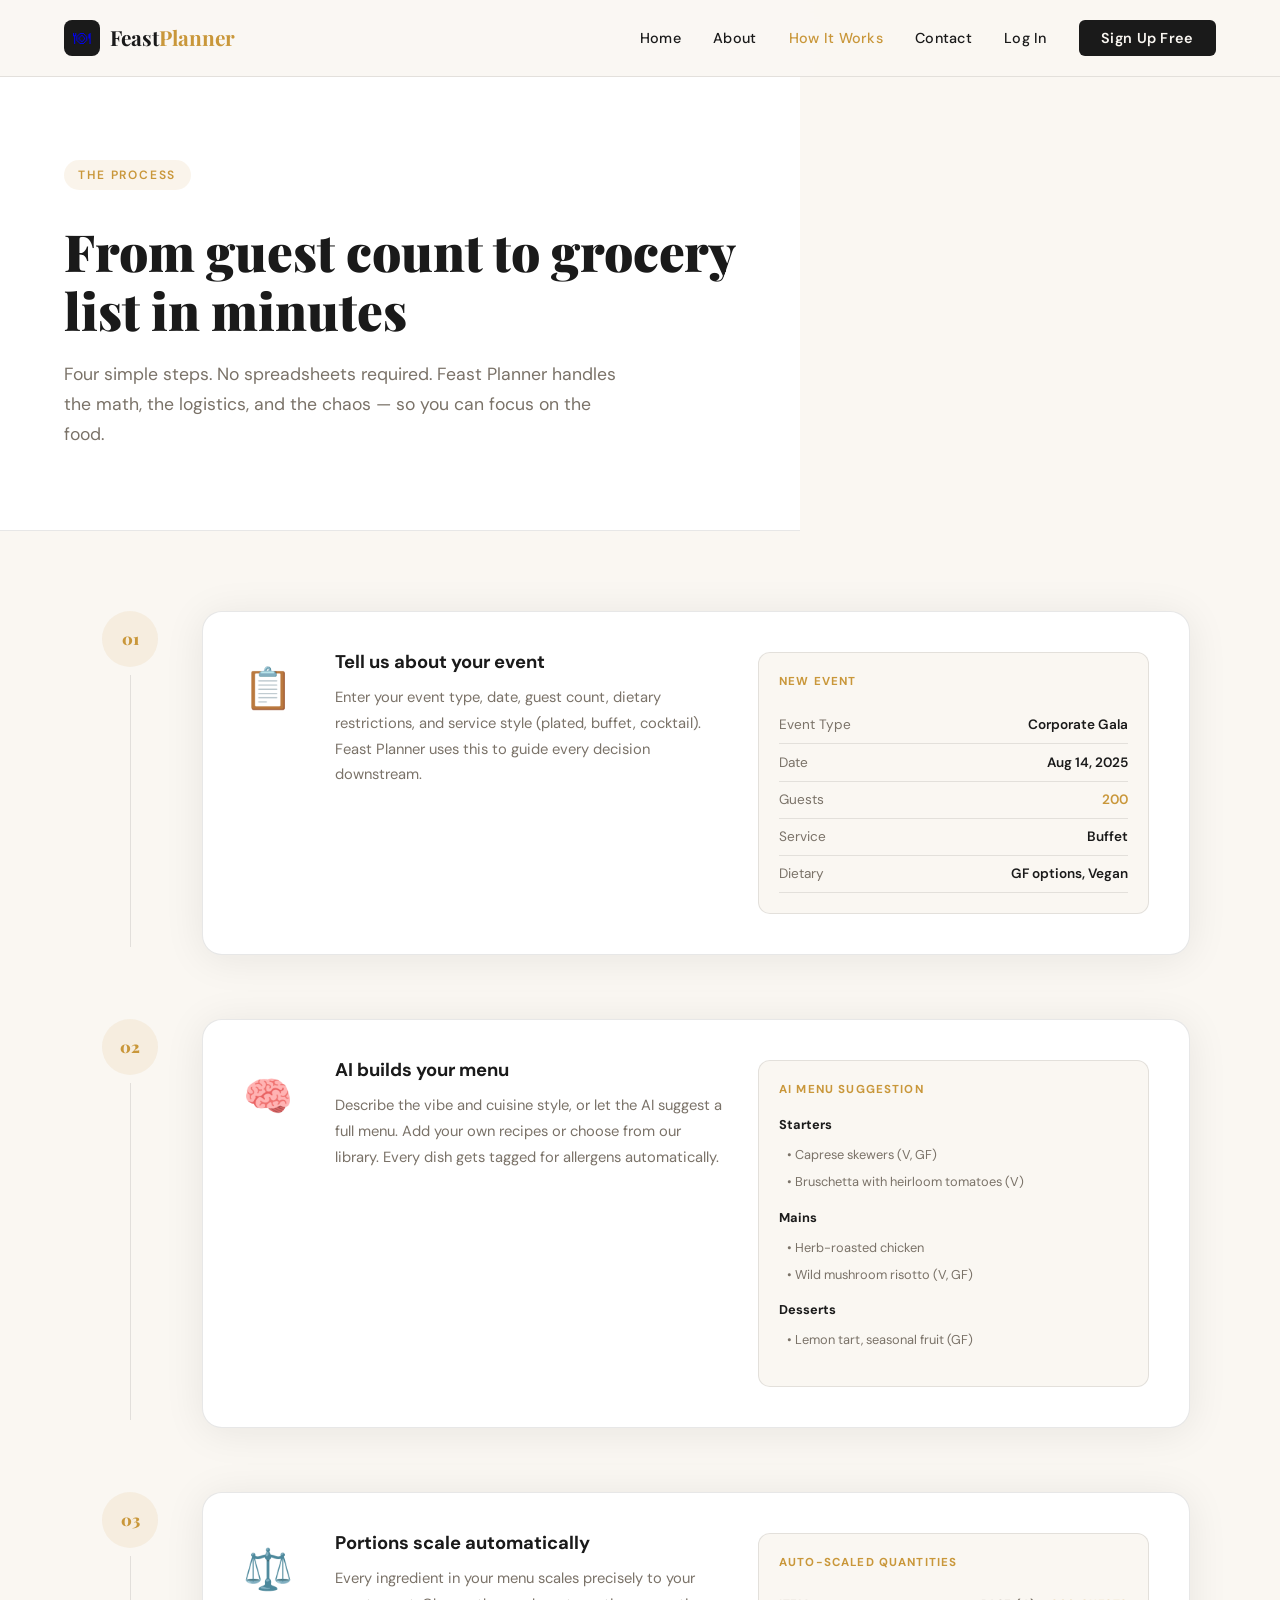
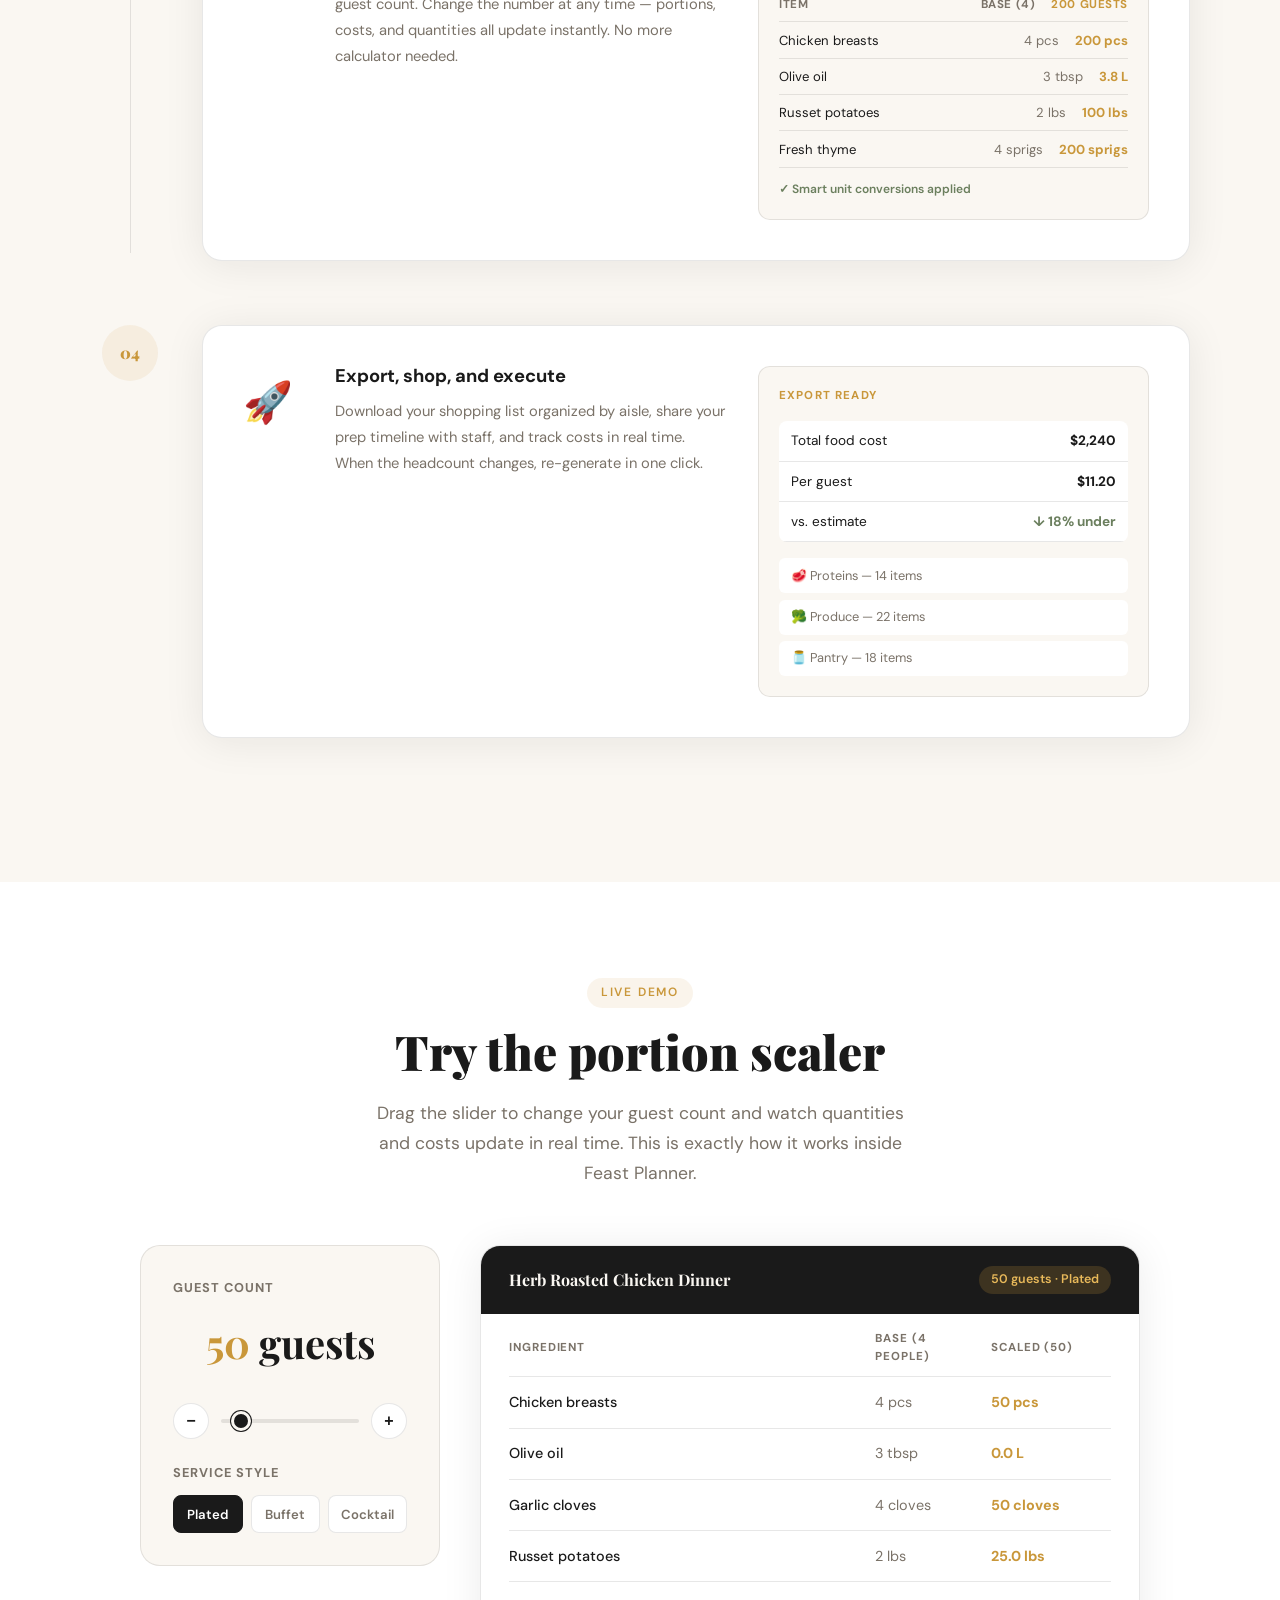
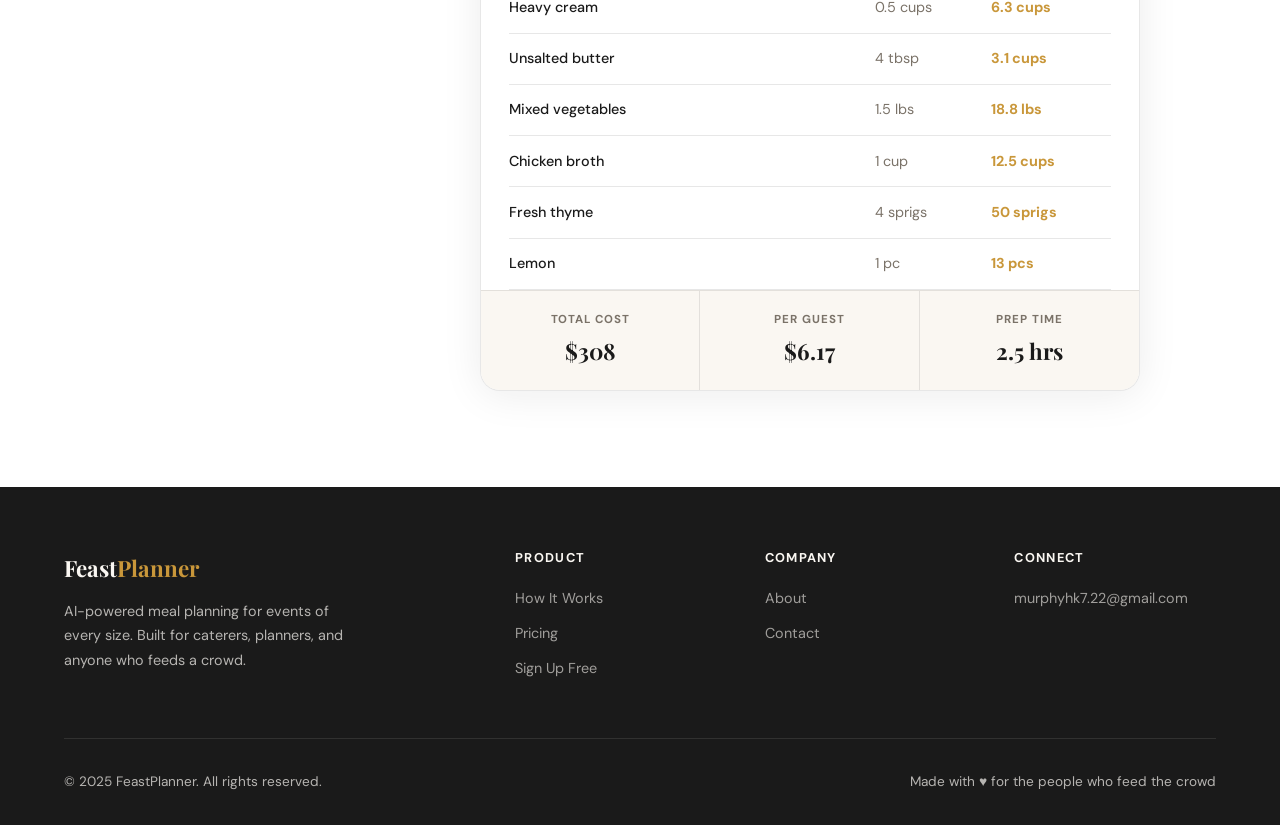
<file: how-it-works.html>
<!DOCTYPE html>
<html lang="en">
<head>
  <meta charset="UTF-8">
  <meta name="viewport" content="width=device-width, initial-scale=1.0">
  <title>How It Works — Feast Planner</title>
  <link rel="stylesheet" href="css/styles.css">
  <link rel="stylesheet" href="css/how-it-works.css">
</head>
<body>

  <!-- NAV -->
  <nav>
    <a href="index.html" class="nav-logo">
      <div class="logo-icon">🍽</div>
      <span class="logo-text">Feast<span>Planner</span></span>
    </a>
    <ul class="nav-links">
      <li><a href="index.html">Home</a></li>
      <li><a href="about.html">About</a></li>
      <li><a href="how-it-works.html">How It Works</a></li>
      <li><a href="contact.html">Contact</a></li>
      <li><a href="https://feast-planner-app.vercel.app/login">Log In</a></li>
      <li><a href="https://feast-planner-app.vercel.app/signup" class="nav-cta">Sign Up Free</a></li>
    </ul>
    <div class="hamburger">
      <span></span><span></span><span></span>
    </div>
  </nav>

  <!-- PAGE HEADER -->
  <div class="page-header">
    <span class="section-label">The Process</span>
    <h1>From guest count to grocery list in minutes</h1>
    <p>Four simple steps. No spreadsheets required. Feast Planner handles the math, the logistics, and the chaos — so you can focus on the food.</p>
  </div>

  <!-- STEPS -->
  <section class="steps-section">
    <div class="steps-container">

      <!-- Step 1 -->
      <div class="step-row scroll-reveal">
        <div class="step-num-wrap">
          <div class="step-num">01</div>
          <div class="step-line"></div>
        </div>
        <div class="step-content">
          <div class="step-icon">📋</div>
          <div class="step-text">
            <h3>Tell us about your event</h3>
            <p>Enter your event type, date, guest count, dietary restrictions, and service style (plated, buffet, cocktail). Feast Planner uses this to guide every decision downstream.</p>
          </div>
          <div class="step-ui-card">
            <div class="ui-label">New Event</div>
            <div class="ui-row">
              <span class="ui-field-label">Event Type</span>
              <span class="ui-field-value">Corporate Gala</span>
            </div>
            <div class="ui-row">
              <span class="ui-field-label">Date</span>
              <span class="ui-field-value">Aug 14, 2025</span>
            </div>
            <div class="ui-row">
              <span class="ui-field-label">Guests</span>
              <span class="ui-field-value gold">200</span>
            </div>
            <div class="ui-row">
              <span class="ui-field-label">Service</span>
              <span class="ui-field-value">Buffet</span>
            </div>
            <div class="ui-row">
              <span class="ui-field-label">Dietary</span>
              <span class="ui-field-value">GF options, Vegan</span>
            </div>
          </div>
        </div>
      </div>

      <!-- Step 2 -->
      <div class="step-row scroll-reveal">
        <div class="step-num-wrap">
          <div class="step-num">02</div>
          <div class="step-line"></div>
        </div>
        <div class="step-content">
          <div class="step-icon">🧠</div>
          <div class="step-text">
            <h3>AI builds your menu</h3>
            <p>Describe the vibe and cuisine style, or let the AI suggest a full menu. Add your own recipes or choose from our library. Every dish gets tagged for allergens automatically.</p>
          </div>
          <div class="step-ui-card">
            <div class="ui-label">AI Menu Suggestion</div>
            <div class="menu-category">
              <div class="menu-cat-label">Starters</div>
              <div class="menu-item">• Caprese skewers (V, GF)</div>
              <div class="menu-item">• Bruschetta with heirloom tomatoes (V)</div>
            </div>
            <div class="menu-category">
              <div class="menu-cat-label">Mains</div>
              <div class="menu-item">• Herb-roasted chicken</div>
              <div class="menu-item">• Wild mushroom risotto (V, GF)</div>
            </div>
            <div class="menu-category">
              <div class="menu-cat-label">Desserts</div>
              <div class="menu-item">• Lemon tart, seasonal fruit (GF)</div>
            </div>
          </div>
        </div>
      </div>

      <!-- Step 3 -->
      <div class="step-row scroll-reveal">
        <div class="step-num-wrap">
          <div class="step-num">03</div>
          <div class="step-line"></div>
        </div>
        <div class="step-content">
          <div class="step-icon">⚖️</div>
          <div class="step-text">
            <h3>Portions scale automatically</h3>
            <p>Every ingredient in your menu scales precisely to your guest count. Change the number at any time — portions, costs, and quantities all update instantly. No more calculator needed.</p>
          </div>
          <div class="step-ui-card">
            <div class="ui-label">Auto-Scaled Quantities</div>
            <div class="scale-table">
              <div class="scale-row header">
                <span>Item</span>
                <span>Base (4)</span>
                <span class="gold-text">200 guests</span>
              </div>
              <div class="scale-row">
                <span>Chicken breasts</span>
                <span class="muted">4 pcs</span>
                <span class="gold-text">200 pcs</span>
              </div>
              <div class="scale-row">
                <span>Olive oil</span>
                <span class="muted">3 tbsp</span>
                <span class="gold-text">3.8 L</span>
              </div>
              <div class="scale-row">
                <span>Russet potatoes</span>
                <span class="muted">2 lbs</span>
                <span class="gold-text">100 lbs</span>
              </div>
              <div class="scale-row">
                <span>Fresh thyme</span>
                <span class="muted">4 sprigs</span>
                <span class="gold-text">200 sprigs</span>
              </div>
            </div>
            <div class="scale-note">✓ Smart unit conversions applied</div>
          </div>
        </div>
      </div>

      <!-- Step 4 -->
      <div class="step-row scroll-reveal">
        <div class="step-num-wrap">
          <div class="step-num">04</div>
        </div>
        <div class="step-content">
          <div class="step-icon">🚀</div>
          <div class="step-text">
            <h3>Export, shop, and execute</h3>
            <p>Download your shopping list organized by aisle, share your prep timeline with staff, and track costs in real time. When the headcount changes, re-generate in one click.</p>
          </div>
          <div class="step-ui-card">
            <div class="ui-label">Export Ready</div>
            <div class="cost-summary">
              <div class="cost-item">
                <span>Total food cost</span>
                <strong>$2,240</strong>
              </div>
              <div class="cost-item">
                <span>Per guest</span>
                <strong>$11.20</strong>
              </div>
              <div class="cost-item green">
                <span>vs. estimate</span>
                <strong>↓ 18% under</strong>
              </div>
            </div>
            <div class="shopping-categories">
              <div class="shop-cat">🥩 Proteins — 14 items</div>
              <div class="shop-cat">🥦 Produce — 22 items</div>
              <div class="shop-cat">🫙 Pantry — 18 items</div>
            </div>
          </div>
        </div>
      </div>

    </div>
  </section>

  <!-- INTERACTIVE DEMO -->
  <section class="demo-section">
    <div class="demo-header scroll-reveal">
      <span class="section-label">Live Demo</span>
      <h2 class="section-title">Try the portion scaler</h2>
      <p class="section-subtitle">Drag the slider to change your guest count and watch quantities and costs update in real time. This is exactly how it works inside Feast Planner.</p>
    </div>

    <div class="demo-wrap">
      <div class="demo-controls">
        <label>Guest Count</label>
        <div class="guest-display">
          <span id="guestNum">50</span> guests
        </div>
        <div class="guest-input-row">
          <button class="guest-btn" onclick="adjustGuests(-10)">−</button>
          <input type="range" id="guestCount" min="10" max="500" value="50" oninput="updateScaling()">
          <button class="guest-btn" onclick="adjustGuests(10)">+</button>
        </div>

        <label style="margin-top:1.5rem">Service Style</label>
        <div class="service-toggle">
          <div class="toggle-row">
            <button class="toggle-btn active" onclick="setStyle(this, 1.0)">Plated</button>
            <button class="toggle-btn" onclick="setStyle(this, 1.25)">Buffet</button>
            <button class="toggle-btn" onclick="setStyle(this, 0.65)">Cocktail</button>
          </div>
        </div>
      </div>

      <div class="demo-output">
        <div class="demo-output-header">
          <div class="demo-title">Herb Roasted Chicken Dinner</div>
          <div class="demo-badge" id="demoBadge">50 guests · Plated</div>
        </div>
        <div class="demo-table" id="ingredientTable">
          <!-- Rendered by demo.js -->
        </div>
        <div class="demo-cost-strip">
          <div class="demo-cost-item">
            <div class="demo-cost-label">Total Cost</div>
            <div class="demo-cost-value" id="totalCost">—</div>
          </div>
          <div class="demo-cost-item">
            <div class="demo-cost-label">Per Guest</div>
            <div class="demo-cost-value" id="perGuest">—</div>
          </div>
          <div class="demo-cost-item">
            <div class="demo-cost-label">Prep Time</div>
            <div class="demo-cost-value" id="prepTime">—</div>
          </div>
        </div>
      </div>
    </div>
  </section>

  <!-- FOOTER -->
  <footer>
    <div class="footer-grid">
      <div class="footer-brand">
        <div class="logo-text">Feast<span>Planner</span></div>
        <p>AI-powered meal planning for events of every size. Built for caterers, planners, and anyone who feeds a crowd.</p>
      </div>
      <div class="footer-col">
        <h4>Product</h4>
        <ul>
          <li><a href="how-it-works.html">How It Works</a></li>
          <li><a href="index.html#pricing">Pricing</a></li>
          <li><a href="contact.html">Sign Up Free</a></li>
        </ul>
      </div>
      <div class="footer-col">
        <h4>Company</h4>
        <ul>
          <li><a href="about.html">About</a></li>
          <li><a href="contact.html">Contact</a></li>
        </ul>
      </div>
      <div class="footer-col">
        <h4>Connect</h4>
        <ul>
          <li><a href="mailto:murphyhk7.22@gmail.com">murphyhk7.22@gmail.com</a></li>
        </ul>
      </div>
    </div>
    <div class="footer-bottom">
      <span>© 2025 FeastPlanner. All rights reserved.</span>
      <span>Made with ♥ for the people who feed the crowd</span>
    </div>
  </footer>

  <script src="js/main.js"></script>
  <script src="js/demo.js"></script>
</body>
</html>
</file>
<file: css/styles.css>
@import url('https://fonts.googleapis.com/css2?family=Playfair+Display:ital,wght@0,400;0,700;0,900;1,400&family=DM+Sans:wght@300;400;500;600&display=swap');

:root {
  --cream: #FAF7F2;
  --warm-white: #FDF9F4;
  --charcoal: #1A1A1A;
  --dark: #111111;
  --gold: #C9973A;
  --gold-light: #E8B95A;
  --sage: #6B7F5E;
  --terracotta: #C0654A;
  --muted: #7A7268;
  --border: rgba(26,26,26,0.1);
  --shadow: 0 4px 40px rgba(26,26,26,0.08);
  --shadow-lg: 0 20px 80px rgba(26,26,26,0.12);
}

*, *::before, *::after { box-sizing: border-box; margin: 0; padding: 0; }

html { scroll-behavior: smooth; }

body {
  font-family: 'DM Sans', sans-serif;
  background: var(--cream);
  color: var(--charcoal);
  line-height: 1.6;
  overflow-x: hidden;
}

/* ── NAV ── */
nav {
  position: fixed;
  top: 0; left: 0; right: 0;
  z-index: 100;
  padding: 1.25rem 5vw;
  display: flex;
  align-items: center;
  justify-content: space-between;
  background: rgba(250,247,242,0.92);
  backdrop-filter: blur(12px);
  border-bottom: 1px solid var(--border);
  transition: all 0.3s ease;
}

.nav-logo {
  display: flex;
  align-items: center;
  gap: 0.6rem;
  text-decoration: none;
}

.nav-logo .logo-icon {
  width: 36px;
  height: 36px;
  background: var(--charcoal);
  border-radius: 8px;
  display: flex;
  align-items: center;
  justify-content: center;
  font-size: 1.1rem;
}

.nav-logo .logo-text {
  font-family: 'Playfair Display', serif;
  font-size: 1.3rem;
  font-weight: 700;
  color: var(--charcoal);
}

.nav-logo .logo-text span {
  color: var(--gold);
}

.nav-links {
  display: flex;
  align-items: center;
  gap: 2rem;
  list-style: none;
}

.nav-links a {
  text-decoration: none;
  color: var(--charcoal);
  font-size: 0.9rem;
  font-weight: 500;
  letter-spacing: 0.02em;
  transition: color 0.2s;
  position: relative;
}

.nav-links a::after {
  content: '';
  position: absolute;
  bottom: -2px;
  left: 0;
  width: 0;
  height: 1.5px;
  background: var(--gold);
  transition: width 0.25s ease;
}

.nav-links a:hover { color: var(--gold); }
.nav-links a:hover::after { width: 100%; }

.nav-cta {
  background: var(--charcoal) !important;
  color: var(--cream) !important;
  padding: 0.55rem 1.4rem !important;
  border-radius: 6px !important;
  font-weight: 600 !important;
  transition: background 0.2s, transform 0.15s !important;
}

.nav-cta:hover {
  background: var(--gold) !important;
  transform: translateY(-1px) !important;
}

.nav-cta::after { display: none !important; }

.hamburger {
  display: none;
  flex-direction: column;
  gap: 5px;
  cursor: pointer;
  padding: 4px;
}

.hamburger span {
  width: 24px;
  height: 2px;
  background: var(--charcoal);
  border-radius: 2px;
  transition: all 0.3s;
}

/* ── BUTTONS ── */
.btn {
  display: inline-flex;
  align-items: center;
  gap: 0.5rem;
  padding: 0.85rem 2rem;
  border-radius: 8px;
  font-family: 'DM Sans', sans-serif;
  font-size: 0.95rem;
  font-weight: 600;
  text-decoration: none;
  cursor: pointer;
  border: none;
  transition: all 0.2s ease;
  letter-spacing: 0.01em;
}

.btn-primary {
  background: var(--charcoal);
  color: var(--cream);
}

.btn-primary:hover {
  background: var(--gold);
  transform: translateY(-2px);
  box-shadow: 0 8px 30px rgba(201,151,58,0.3);
}

.btn-outline {
  background: transparent;
  color: var(--charcoal);
  border: 2px solid var(--charcoal);
}

.btn-outline:hover {
  background: var(--charcoal);
  color: var(--cream);
  transform: translateY(-2px);
}

.btn-gold {
  background: var(--gold);
  color: white;
}

.btn-gold:hover {
  background: var(--gold-light);
  transform: translateY(-2px);
  box-shadow: 0 8px 30px rgba(201,151,58,0.4);
}

/* ── SECTION UTILITIES ── */
section {
  padding: 6rem 5vw;
}

.section-label {
  display: inline-block;
  font-size: 0.75rem;
  font-weight: 600;
  letter-spacing: 0.15em;
  text-transform: uppercase;
  color: var(--gold);
  margin-bottom: 1rem;
  padding: 0.35rem 0.9rem;
  background: rgba(201,151,58,0.1);
  border-radius: 100px;
}

h1, h2, h3, h4 {
  font-family: 'Playfair Display', serif;
  line-height: 1.15;
}

.section-title {
  font-size: clamp(2rem, 4vw, 3rem);
  font-weight: 900;
  color: var(--charcoal);
  margin-bottom: 1.25rem;
}

.section-subtitle {
  font-size: 1.1rem;
  color: var(--muted);
  max-width: 560px;
  line-height: 1.7;
}

/* ── CARDS ── */
.card {
  background: white;
  border-radius: 16px;
  padding: 2rem;
  border: 1px solid var(--border);
  box-shadow: var(--shadow);
  transition: transform 0.25s ease, box-shadow 0.25s ease;
}

.card:hover {
  transform: translateY(-4px);
  box-shadow: var(--shadow-lg);
}

/* ── FOOTER ── */
footer {
  background: var(--charcoal);
  color: rgba(250,247,242,0.7);
  padding: 4rem 5vw 2rem;
}

.footer-grid {
  display: grid;
  grid-template-columns: 2fr 1fr 1fr 1fr;
  gap: 3rem;
  margin-bottom: 3rem;
}

.footer-brand .logo-text {
  font-family: 'Playfair Display', serif;
  font-size: 1.4rem;
  font-weight: 700;
  color: var(--cream);
  margin-bottom: 0.75rem;
}

.footer-brand .logo-text span { color: var(--gold); }

.footer-brand p {
  font-size: 0.9rem;
  line-height: 1.7;
  max-width: 280px;
}

.footer-col h4 {
  font-family: 'DM Sans', sans-serif;
  font-size: 0.8rem;
  font-weight: 700;
  letter-spacing: 0.1em;
  text-transform: uppercase;
  color: var(--cream);
  margin-bottom: 1.2rem;
}

.footer-col ul { list-style: none; }

.footer-col ul li {
  margin-bottom: 0.6rem;
}

.footer-col ul li a {
  text-decoration: none;
  color: rgba(250,247,242,0.6);
  font-size: 0.9rem;
  transition: color 0.2s;
}

.footer-col ul li a:hover {
  color: var(--gold);
}

.footer-bottom {
  border-top: 1px solid rgba(250,247,242,0.1);
  padding-top: 2rem;
  display: flex;
  justify-content: space-between;
  align-items: center;
  font-size: 0.85rem;
}

/* ── MOBILE NAV ── */
@media (max-width: 768px) {
  .hamburger { display: flex; }

  .nav-links {
    display: none;
    position: fixed;
    top: 70px;
    left: 0; right: 0;
    background: var(--cream);
    flex-direction: column;
    padding: 2rem;
    border-bottom: 1px solid var(--border);
    gap: 1.5rem;
  }

  .nav-links.open { display: flex; }

  .footer-grid {
    grid-template-columns: 1fr 1fr;
    gap: 2rem;
  }

  .footer-bottom {
    flex-direction: column;
    gap: 1rem;
    text-align: center;
  }
}

/* ── ANIMATIONS ── */
@keyframes fadeUp {
  from { opacity: 0; transform: translateY(30px); }
  to { opacity: 1; transform: translateY(0); }
}

@keyframes fadeIn {
  from { opacity: 0; }
  to { opacity: 1; }
}

.animate-fade-up {
  animation: fadeUp 0.7s ease forwards;
}

.animate-delay-1 { animation-delay: 0.1s; }
.animate-delay-2 { animation-delay: 0.2s; }
.animate-delay-3 { animation-delay: 0.3s; }
.animate-delay-4 { animation-delay: 0.4s; }
</file>
<file: css/how-it-works.css>
/* ── PAGE HEADER (shared) ── */
.page-header {
  padding: 10rem 5vw 5rem;
  background: white;
  border-bottom: 1px solid var(--border);
  max-width: 800px;
}

.page-header h1 {
  font-size: clamp(2rem, 4vw, 3.2rem);
  font-weight: 900;
  margin: 1rem 0 1.25rem;
  color: var(--charcoal);
}

.page-header p {
  font-size: 1.1rem;
  color: var(--muted);
  max-width: 560px;
  line-height: 1.7;
}

/* ── STEPS ── */
.steps-section {
  background: var(--cream);
  padding: 5rem 5vw;
}

.steps-container {
  max-width: 1100px;
  margin: 0 auto;
  display: flex;
  flex-direction: column;
  gap: 0;
}

.step-row {
  display: grid;
  grid-template-columns: 80px 1fr;
  gap: 2rem;
  margin-bottom: 4rem;
}

.step-num-wrap {
  display: flex;
  flex-direction: column;
  align-items: center;
}

.step-num {
  font-family: 'Playfair Display', serif;
  font-size: 1.6rem;
  font-weight: 900;
  color: var(--gold);
  width: 56px;
  height: 56px;
  background: rgba(201,151,58,0.1);
  border-radius: 50%;
  display: flex;
  align-items: center;
  justify-content: center;
  flex-shrink: 0;
  font-size: 1rem;
}

.step-line {
  flex: 1;
  width: 1px;
  background: var(--border);
  margin: 0.5rem 0;
  min-height: 40px;
}

.step-content {
  display: grid;
  grid-template-columns: 60px 1fr 1fr;
  gap: 2rem;
  align-items: start;
  background: white;
  border-radius: 20px;
  padding: 2.5rem;
  border: 1px solid var(--border);
  box-shadow: var(--shadow);
}

.step-icon {
  font-size: 2.5rem;
  padding-top: 0.25rem;
}

.step-text h3 {
  font-family: 'DM Sans', sans-serif;
  font-size: 1.15rem;
  font-weight: 700;
  margin-bottom: 0.75rem;
  color: var(--charcoal);
}

.step-text p {
  font-size: 0.92rem;
  color: var(--muted);
  line-height: 1.75;
}

/* Step UI Cards */
.step-ui-card {
  background: var(--cream);
  border: 1px solid var(--border);
  border-radius: 12px;
  padding: 1.25rem;
  font-size: 0.85rem;
}

.ui-label {
  font-size: 0.72rem;
  font-weight: 700;
  text-transform: uppercase;
  letter-spacing: 0.1em;
  color: var(--gold);
  margin-bottom: 1rem;
}

.ui-row {
  display: flex;
  justify-content: space-between;
  padding: 0.45rem 0;
  border-bottom: 1px solid var(--border);
}

.ui-field-label { color: var(--muted); }
.ui-field-value { font-weight: 600; color: var(--charcoal); }
.ui-field-value.gold { color: var(--gold); }

.menu-category {
  margin-bottom: 0.75rem;
}

.menu-cat-label {
  font-weight: 700;
  font-size: 0.8rem;
  color: var(--charcoal);
  margin-bottom: 0.4rem;
}

.menu-item {
  color: var(--muted);
  font-size: 0.8rem;
  padding: 0.2rem 0.5rem;
}

/* Scale table */
.scale-table {
  display: flex;
  flex-direction: column;
  gap: 0;
}

.scale-row {
  display: grid;
  grid-template-columns: 1fr auto auto;
  gap: 1rem;
  padding: 0.45rem 0;
  border-bottom: 1px solid var(--border);
  font-size: 0.82rem;
}

.scale-row.header {
  font-weight: 700;
  font-size: 0.72rem;
  text-transform: uppercase;
  color: var(--muted);
  letter-spacing: 0.05em;
}

.muted { color: var(--muted); }
.gold-text { color: var(--gold); font-weight: 700; }

.scale-note {
  margin-top: 0.75rem;
  font-size: 0.75rem;
  color: var(--sage);
  font-weight: 600;
}

/* Cost summary */
.cost-summary {
  background: white;
  border-radius: 8px;
  margin-bottom: 1rem;
  overflow: hidden;
}

.cost-item {
  display: flex;
  justify-content: space-between;
  padding: 0.55rem 0.75rem;
  border-bottom: 1px solid var(--border);
  font-size: 0.85rem;
}

.cost-item strong { color: var(--charcoal); font-weight: 700; }
.cost-item.green strong { color: var(--sage); }

.shopping-categories {
  display: flex;
  flex-direction: column;
  gap: 0.4rem;
}

.shop-cat {
  background: white;
  border-radius: 6px;
  padding: 0.45rem 0.75rem;
  font-size: 0.8rem;
  color: var(--muted);
}

/* Timeline */
.timeline { display: flex; flex-direction: column; gap: 0.5rem; }

.timeline-day {
  font-size: 0.72rem;
  font-weight: 700;
  text-transform: uppercase;
  letter-spacing: 0.1em;
  color: var(--gold);
  margin: 0.5rem 0 0.25rem;
}

.timeline-item {
  display: flex;
  gap: 0.75rem;
  font-size: 0.82rem;
  padding: 0.35rem 0;
  border-bottom: 1px solid var(--border);
}

.timeline-item.active {
  background: rgba(201,151,58,0.06);
  border-radius: 6px;
  padding: 0.35rem 0.5rem;
  border-color: rgba(201,151,58,0.2);
}

.t-time {
  color: var(--muted);
  white-space: nowrap;
  min-width: 60px;
  font-weight: 600;
}

.t-task { color: var(--charcoal); }

/* Team tasks */
.team-tasks {
  display: flex;
  flex-direction: column;
  gap: 0.5rem;
}

.team-task {
  display: grid;
  grid-template-columns: 24px 1fr auto;
  align-items: center;
  gap: 0.5rem;
  padding: 0.5rem;
  border-radius: 6px;
  font-size: 0.82rem;
}

.team-task.done { opacity: 0.5; }
.team-task.active-task { background: rgba(201,151,58,0.07); }

.task-status { font-size: 0.9rem; }
.task-status.in-progress { color: var(--gold); }
.task-status.pending { color: var(--border); }
.task-name { color: var(--charcoal); }
.task-person {
  background: rgba(26,26,26,0.06);
  padding: 0.15rem 0.5rem;
  border-radius: 100px;
  font-size: 0.72rem;
  color: var(--muted);
  font-weight: 600;
}

/* ── DEMO SECTION ── */
.demo-section {
  background: white;
  padding: 6rem 5vw;
}

.demo-header {
  text-align: center;
  max-width: 620px;
  margin: 0 auto 3.5rem;
}

.demo-header .section-subtitle { margin: 0 auto; }

.demo-wrap {
  display: grid;
  grid-template-columns: 300px 1fr;
  gap: 2.5rem;
  max-width: 1000px;
  margin: 0 auto;
  align-items: start;
}

.demo-controls {
  background: var(--cream);
  border: 1px solid var(--border);
  border-radius: 20px;
  padding: 2rem;
}

.demo-controls label {
  display: block;
  font-size: 0.8rem;
  font-weight: 700;
  text-transform: uppercase;
  letter-spacing: 0.08em;
  color: var(--muted);
  margin-bottom: 0.75rem;
}

.guest-input-row {
  display: flex;
  align-items: center;
  gap: 0.75rem;
  margin-bottom: 0.75rem;
}

input[type="range"] {
  flex: 1;
  appearance: none;
  height: 4px;
  background: var(--border);
  border-radius: 2px;
  outline: none;
  cursor: pointer;
}

input[type="range"]::-webkit-slider-thumb {
  appearance: none;
  width: 20px;
  height: 20px;
  background: var(--charcoal);
  border-radius: 50%;
  cursor: pointer;
  border: 3px solid var(--cream);
  box-shadow: 0 0 0 1px var(--charcoal);
}

.guest-btn {
  width: 36px;
  height: 36px;
  border-radius: 50%;
  border: 1.5px solid var(--border);
  background: white;
  cursor: pointer;
  font-size: 1rem;
  font-weight: 600;
  color: var(--charcoal);
  display: flex;
  align-items: center;
  justify-content: center;
  transition: all 0.15s;
}

.guest-btn:hover {
  background: var(--charcoal);
  color: white;
  border-color: var(--charcoal);
}

.guest-display {
  text-align: center;
  font-family: 'Playfair Display', serif;
  font-size: 2.5rem;
  font-weight: 700;
  color: var(--charcoal);
  margin-bottom: 1.75rem;
}

#guestNum { color: var(--gold); }

.service-toggle { margin-top: 0.5rem; }

.toggle-row {
  display: flex;
  gap: 0.5rem;
  flex-wrap: wrap;
}

.toggle-btn {
  flex: 1;
  padding: 0.6rem 0.75rem;
  border: 1.5px solid var(--border);
  border-radius: 8px;
  background: white;
  font-family: 'DM Sans', sans-serif;
  font-size: 0.82rem;
  font-weight: 600;
  color: var(--muted);
  cursor: pointer;
  transition: all 0.15s;
}

.toggle-btn.active {
  background: var(--charcoal);
  color: white;
  border-color: var(--charcoal);
}

/* Demo Output */
.demo-output {
  background: white;
  border: 1px solid var(--border);
  border-radius: 20px;
  overflow: hidden;
  box-shadow: var(--shadow);
}

.demo-output-header {
  display: flex;
  justify-content: space-between;
  align-items: center;
  padding: 1.25rem 1.75rem;
  background: var(--charcoal);
}

.demo-title {
  font-family: 'Playfair Display', serif;
  font-size: 1rem;
  color: var(--cream);
  font-weight: 700;
}

.demo-badge {
  background: rgba(201,151,58,0.2);
  color: var(--gold-light);
  font-size: 0.78rem;
  font-weight: 600;
  padding: 0.25rem 0.75rem;
  border-radius: 100px;
}

.demo-table {
  padding: 0 1.75rem;
}

.demo-ingredient-row {
  display: grid;
  grid-template-columns: 1fr 100px 120px;
  gap: 1rem;
  padding: 0.85rem 0;
  border-bottom: 1px solid var(--border);
  font-size: 0.9rem;
  align-items: center;
  transition: background 0.15s;
}

.demo-ingredient-row:hover { background: rgba(201,151,58,0.02); }

.demo-ingredient-row.header {
  font-size: 0.72rem;
  font-weight: 700;
  text-transform: uppercase;
  letter-spacing: 0.08em;
  color: var(--muted);
  padding: 1rem 0 0.6rem;
}

.demo-ingredient-name { color: var(--charcoal); font-weight: 500; }
.demo-ingredient-base { color: var(--muted); }
.demo-ingredient-scaled { color: var(--gold); font-weight: 700; }

.demo-cost-strip {
  display: grid;
  grid-template-columns: repeat(3, 1fr);
  background: var(--cream);
  border-top: 1px solid var(--border);
}

.demo-cost-item {
  padding: 1.25rem 1.75rem;
  text-align: center;
  border-right: 1px solid var(--border);
}

.demo-cost-item:last-child { border-right: none; }

.demo-cost-label {
  font-size: 0.72rem;
  font-weight: 700;
  text-transform: uppercase;
  letter-spacing: 0.08em;
  color: var(--muted);
  margin-bottom: 0.3rem;
}

.demo-cost-value {
  font-family: 'Playfair Display', serif;
  font-size: 1.4rem;
  font-weight: 700;
  color: var(--charcoal);
}

/* ── RESPONSIVE ── */
@media (max-width: 900px) {
  .step-content {
    grid-template-columns: 40px 1fr;
  }
  .step-visual { grid-column: 2; }
  .demo-wrap { grid-template-columns: 1fr; }
}

@media (max-width: 600px) {
  .step-row { grid-template-columns: 1fr; }
  .step-num-wrap { flex-direction: row; align-items: center; gap: 1rem; }
  .step-line { width: 40px; height: 1px; margin: 0; }
  .step-content { grid-template-columns: 1fr; padding: 1.5rem; }
  .demo-cost-strip { grid-template-columns: 1fr; }
  .demo-cost-item { border-right: none; border-bottom: 1px solid var(--border); }
}
</file>
